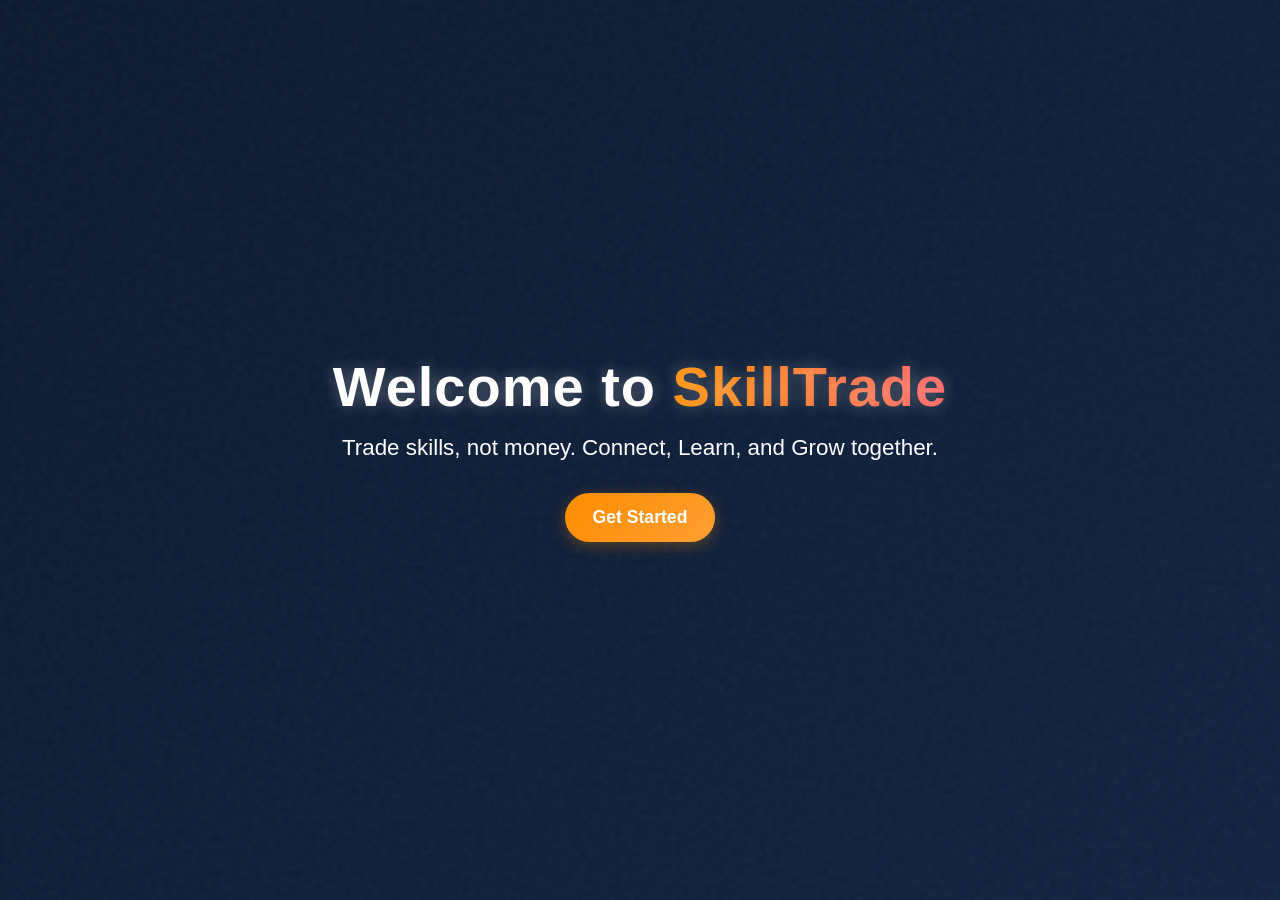
<file: index.html>
<!DOCTYPE html>
<html lang="en">
<head>
    <meta charset="UTF-8">
    <meta name="viewport" content="width=device-width, initial-scale=1.0">
    <title>SkillAce - Trade Skills, Not Money</title>
    <link rel="stylesheet" href="styles.css">
</head>
<body>
    <div class="background-wrapper">
        <div class="gradient-overlay"></div>
        <div class="noise-overlay"></div>
    </div>
    
    <div class="container">
        <div class="content-wrapper">
            <h1 class="title">Welcome to <span class="highlight">SkillTrade</span></h1>
            <p class="tagline">Trade skills, not money. Connect, Learn, and Grow together.</p>
            <a href="../login/signup.html" class="btn">
                <span class="btn-text">Get Started</span>
                <span class="btn-shine"></span>
            </a>
        </div>
    </div>
    
    <div id="floating-container"></div>
    <div id="mouse-trail"></div>
    
    <script src="script.js"></script>
</body>
</html>
</file>
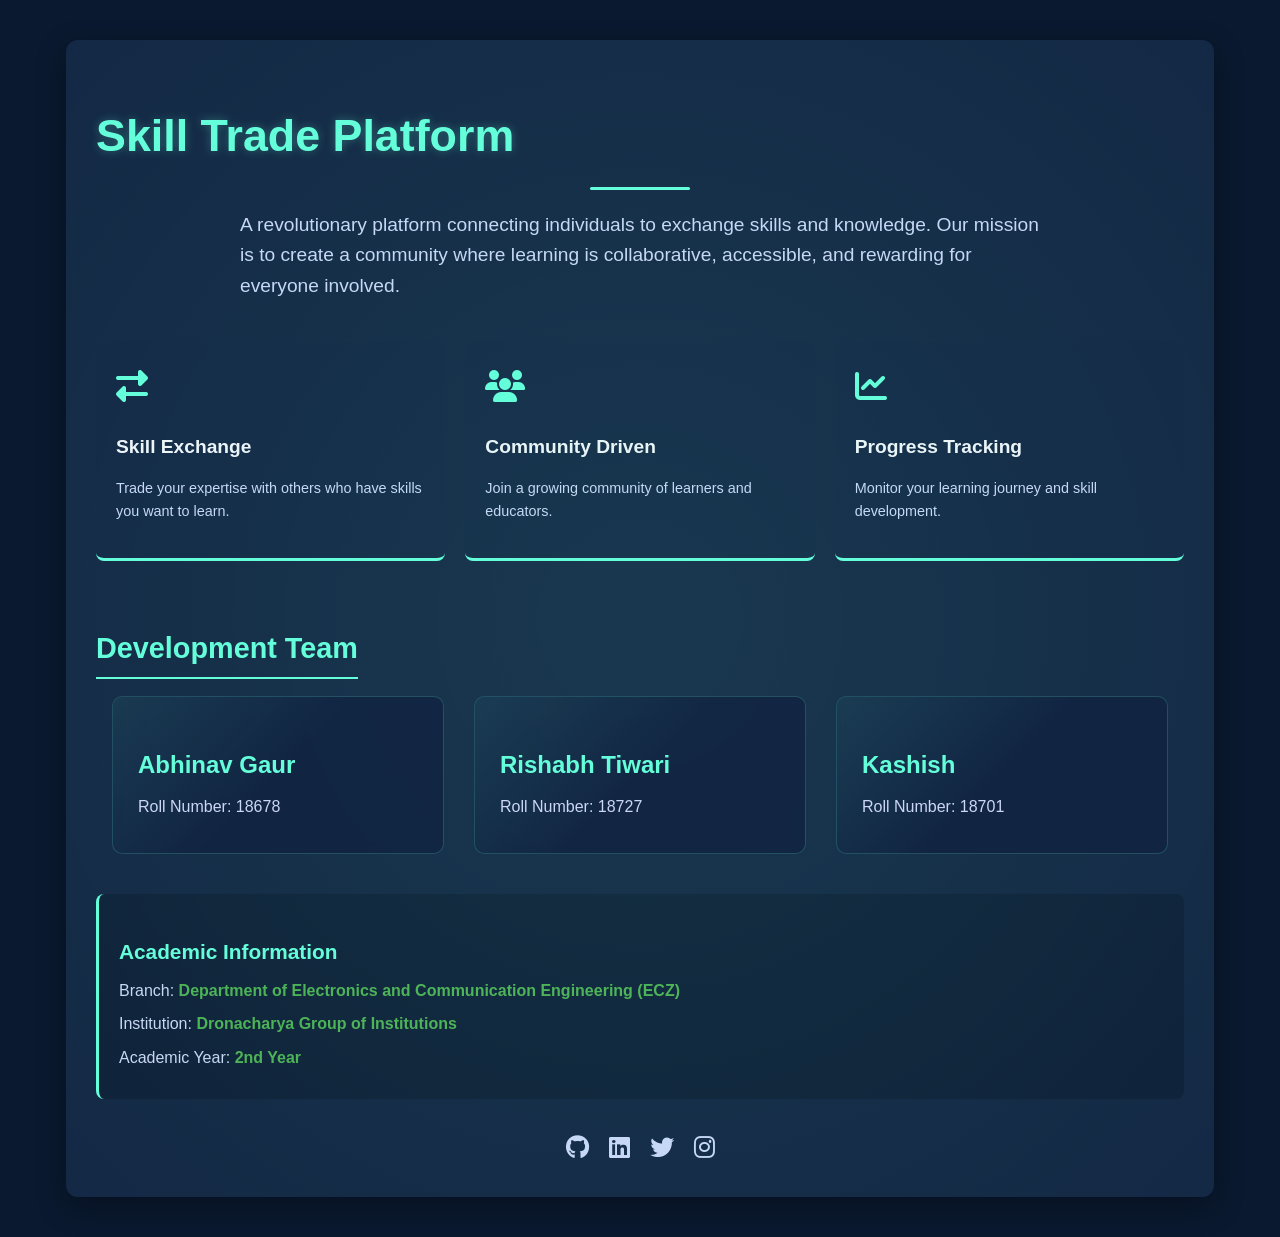
<file: homepage/aboutus.html>
<!DOCTYPE html>
<html lang="en">
<head>
    <meta charset="UTF-8">
    <meta name="viewport" content="width=device-width, initial-scale=1.0">
    <title>Skill Trade Platform | Team</title>
    <link rel="stylesheet" href="https://cdnjs.cloudflare.com/ajax/libs/font-awesome/6.4.0/css/all.min.css">
    <style>
        :root {
            --primary: #0a192f;
            --secondary: #112240;
            --accent: #64ffda;
            --text-primary: #f4f4f9;
            --text-secondary: #ccd6f6;
            --highlight: #4CAF50;
        }
        
        body {
            font-family: 'Segoe UI', Tahoma, Geneva, Verdana, sans-serif;
            background-color: var(--primary);
            margin: 0;
            padding: 0;
            color: var(--text-primary);
            line-height: 1.6;
        }

        .container {
            width: 85%;
            max-width: 1200px;
            margin: 40px auto;
            padding: 30px;
            background-color: var(--secondary);
            box-shadow: 0 10px 30px rgba(0, 0, 0, 0.3);
            border-radius: 12px;
            position: relative;
            overflow: hidden;
        }

        .container::before {
            content: '';
            position: absolute;
            top: -50%;
            left: -50%;
            width: 200%;
            height: 200%;
            background: radial-gradient(circle, rgba(100,255,218,0.1) 0%, rgba(100,255,218,0) 70%);
            z-index: 0;
        }

        h1 {
            color: var(--accent);
            font-size: 2.8em;
            margin-bottom: 20px;
            position: relative;
            text-shadow: 0 0 10px rgba(100, 255, 218, 0.3);
        }

        h1::after {
            content: '';
            display: block;
            width: 100px;
            height: 3px;
            background: var(--accent);
            margin: 15px auto;
            border-radius: 3px;
        }

        .platform-description {
            font-size: 1.2em;
            color: var(--text-secondary);
            margin-bottom: 40px;
            max-width: 800px;
            margin-left: auto;
            margin-right: auto;
        }

        .team-section {
            margin: 40px 0;
        }

        .section-title {
            color: var(--accent);
            font-size: 1.8em;
            margin-bottom: 25px;
            position: relative;
            display: inline-block;
        }

        .section-title::after {
            content: '';
            position: absolute;
            bottom: -8px;
            left: 0;
            width: 100%;
            height: 2px;
            background: var(--accent);
        }

        .contributors {
            display: flex;
            flex-wrap: wrap;
            justify-content: center;
            gap: 30px;
            list-style-type: none;
            padding: 0;
            margin: 0;
        }

        .contributor-card {
            background: rgba(17, 34, 64, 0.7);
            border: 1px solid rgba(100, 255, 218, 0.2);
            border-radius: 10px;
            padding: 25px;
            width: 280px;
            transition: all 0.3s ease;
            position: relative;
            overflow: hidden;
            backdrop-filter: blur(5px);
        }

        .contributor-card:hover {
            transform: translateY(-10px);
            box-shadow: 0 15px 30px rgba(0, 0, 0, 0.4);
            border-color: var(--accent);
        }

        .contributor-card::before {
            content: '';
            position: absolute;
            top: 0;
            left: 0;
            width: 100%;
            height: 100%;
            background: linear-gradient(135deg, rgba(100,255,218,0.1) 0%, rgba(100,255,218,0) 50%);
            z-index: -1;
        }

        .contributor-name {
            color: var(--accent);
            font-size: 1.5em;
            margin-bottom: 10px;
            font-weight: 600;
        }

        .contributor-details {
            color: var(--text-secondary);
            font-size: 1em;
            margin: 8px 0;
        }

        .branch-info {
            background: rgba(10, 25, 47, 0.7);
            padding: 20px;
            border-radius: 8px;
            margin-top: 40px;
            border-left: 3px solid var(--accent);
        }

        .branch-title {
            color: var(--accent);
            font-size: 1.3em;
            margin-bottom: 10px;
        }

        .branch-name {
            color: var(--highlight);
            font-weight: 600;
        }

        .social-links {
            display: flex;
            justify-content: center;
            gap: 20px;
            margin-top: 30px;
        }

        .social-link {
            color: var(--text-secondary);
            font-size: 1.5em;
            transition: color 0.3s ease;
        }

        .social-link:hover {
            color: var(--accent);
        }

        .platform-features {
            display: grid;
            grid-template-columns: repeat(auto-fit, minmax(250px, 1fr));
            gap: 20px;
            margin: 40px 0;
        }

        .feature-card {
            background: rgba(17, 34, 64, 0.7);
            padding: 20px;
            border-radius: 8px;
            border-bottom: 3px solid var(--accent);
        }

        .feature-icon {
            color: var(--accent);
            font-size: 2em;
            margin-bottom: 15px;
        }

        .feature-title {
            color: var(--text-primary);
            font-size: 1.2em;
            margin-bottom: 10px;
        }

        .feature-desc {
            color: var(--text-secondary);
            font-size: 0.9em;
        }

        @media (max-width: 768px) {
            .container {
                width: 90%;
                padding: 20px;
            }
            
            .contributors {
                flex-direction: column;
                align-items: center;
            }
            
            .contributor-card {
                width: 100%;
            }
        }
    </style>
</head>
<body>
    <div class="container">
        <h1>Skill Trade Platform</h1>
        
        <p class="platform-description">
            A revolutionary platform connecting individuals to exchange skills and knowledge. 
            Our mission is to create a community where learning is collaborative, accessible, 
            and rewarding for everyone involved.
        </p>
        
        <div class="platform-features">
            <div class="feature-card">
                <div class="feature-icon">
                    <i class="fas fa-exchange-alt"></i>
                </div>
                <h3 class="feature-title">Skill Exchange</h3>
                <p class="feature-desc">Trade your expertise with others who have skills you want to learn.</p>
            </div>
            
            <div class="feature-card">
                <div class="feature-icon">
                    <i class="fas fa-users"></i>
                </div>
                <h3 class="feature-title">Community Driven</h3>
                <p class="feature-desc">Join a growing community of learners and educators.</p>
            </div>
            
            <div class="feature-card">
                <div class="feature-icon">
                    <i class="fas fa-chart-line"></i>
                </div>
                <h3 class="feature-title">Progress Tracking</h3>
                <p class="feature-desc">Monitor your learning journey and skill development.</p>
            </div>
        </div>
        
        <div class="team-section">
            <h2 class="section-title">Development Team</h2>
            
            <ul class="contributors">
                <li class="contributor-card">
                    <h3 class="contributor-name">Abhinav Gaur</h3>
                    <p class="contributor-details">Roll Number: 18678 </p>
                    
                </li>
                
                <li class="contributor-card">
                    <h3 class="contributor-name">Rishabh Tiwari</h3>
                    <p class="contributor-details">Roll Number: 18727</p>
                    
                </li>
                
                <li class="contributor-card">
                    <h3 class="contributor-name">Kashish</h3>
                    <p class="contributor-details">Roll Number: 18701</p>
                    
                </li>
            </ul>
        </div>
        
        <div class="branch-info">
            <h3 class="branch-title">Academic Information</h3>
            <p class="contributor-details">Branch: <span class="branch-name">Department of Electronics and Communication Engineering (ECZ)</span></p>
            <p class="contributor-details">Institution: <span class="branch-name">Dronacharya Group of Institutions</span></p>
            <p class="contributor-details">Academic Year: <span class="branch-name">2nd Year</span></p>
        </div>
        
        <div class="social-links">
            <a href="#" class="social-link"><i class="fab fa-github"></i></a>
            <a href="#" class="social-link"><i class="fab fa-linkedin"></i></a>
            <a href="#" class="social-link"><i class="fab fa-twitter"></i></a>
            <a href="#" class="social-link"><i class="fab fa-instagram"></i></a>
        </div>
    </div>
</body>
</html>
</file>
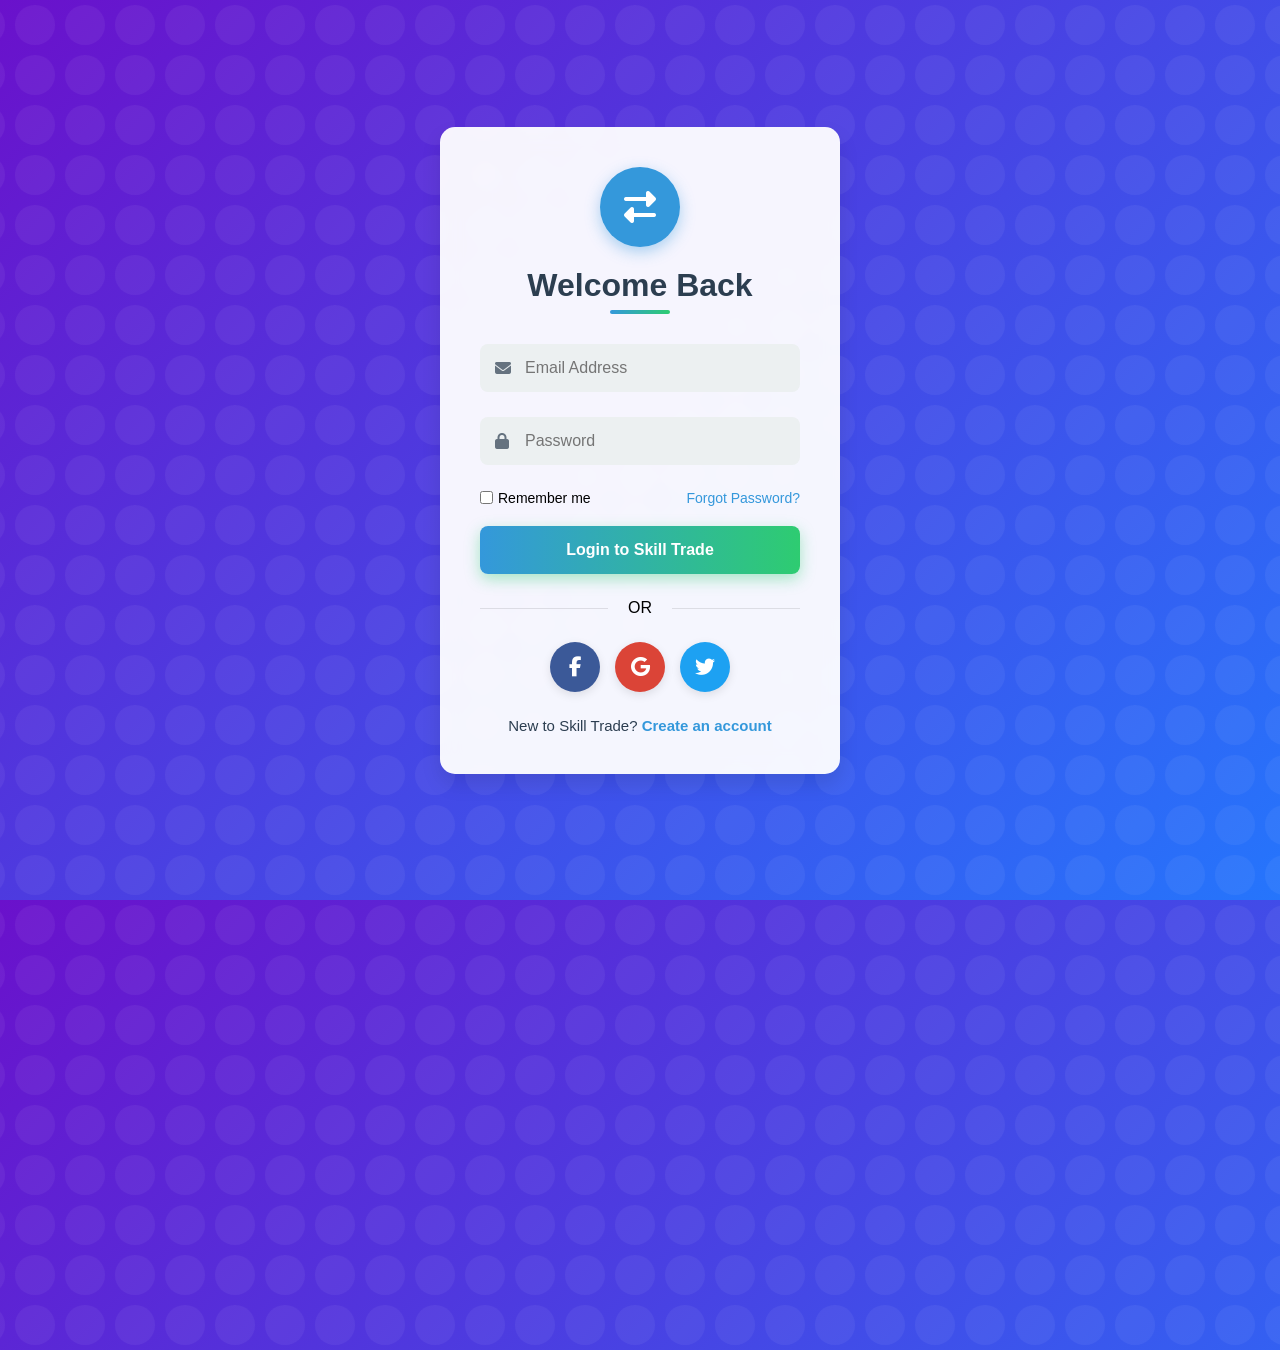
<file: login/login.html>
<!DOCTYPE html>
<html lang="en">
<head>
    <meta charset="UTF-8">
    <meta name="viewport" content="width=device-width, initial-scale=1.0">
    <title>Login | Skill Trade</title>
    <link rel="stylesheet" href="https://cdnjs.cloudflare.com/ajax/libs/font-awesome/6.4.0/css/all.min.css">
    <style>
        :root {
            --primary-color: #3498db;
            --secondary-color: #2ecc71;
            --error-color: #e74c3c;
            --dark-color: #2c3e50;
            --light-color: #ecf0f1;
            --box-shadow: 0 10px 20px rgba(0, 0, 0, 0.1);
        }

        * {
            margin: 0;
            padding: 0;
            box-sizing: border-box;
            font-family: 'Segoe UI', Tahoma, Geneva, Verdana, sans-serif;
            transition: all 0.3s ease;
        }

        body {
            background: linear-gradient(135deg, #6a11cb 0%, #2575fc 100%);
            height: 100vh;
            display: flex;
            align-items: center;
            justify-content: center;
            overflow: hidden;
            position: relative;
        }

        body::before {
            content: '';
            position: absolute;
            width: 200%;
            height: 200%;
            background: url('data:image/svg+xml;utf8,<svg xmlns="http://www.w3.org/2000/svg" viewBox="0 0 100 100"><circle cx="50" cy="50" r="40" fill="white" fill-opacity="0.05"/></svg>');
            background-size: 50px 50px;
            top: -50%;
            left: -50%;
            z-index: 0;
            animation: backgroundAnimation 60s linear infinite;
        }

        @keyframes backgroundAnimation {
            0% {
                transform: translateX(0) translateY(0) rotate(0deg);
            }
            100% {
                transform: translateX(100px) translateY(100px) rotate(360deg);
            }
        }

        .container {
            background-color: rgba(255, 255, 255, 0.95);
            width: 400px;
            padding: 40px;
            border-radius: 15px;
            box-shadow: var(--box-shadow);
            position: relative;
            z-index: 1;
            backdrop-filter: blur(10px);
        }

        h2 {
            color: var(--dark-color);
            text-align: center;
            margin-bottom: 30px;
            font-size: 32px;
            position: relative;
            padding-bottom: 10px;
        }

        h2::after {
            content: '';
            position: absolute;
            bottom: 0;
            left: 50%;
            transform: translateX(-50%);
            width: 60px;
            height: 4px;
            background: linear-gradient(90deg, var(--primary-color), var(--secondary-color));
            border-radius: 2px;
        }

        .logo {
            display: block;
            width: 80px;
            height: 80px;
            margin: 0 auto 20px;
            background-color: var(--primary-color);
            border-radius: 50%;
            display: flex;
            align-items: center;
            justify-content: center;
            color: white;
            font-size: 32px;
            box-shadow: 0 5px 15px rgba(52, 152, 219, 0.4);
        }

        .input-group {
            position: relative;
            margin-bottom: 25px;
        }

        .input-group input {
            width: 100%;
            padding: 15px 15px 15px 45px;
            border: none;
            background-color: var(--light-color);
            border-radius: 8px;
            font-size: 16px;
            outline: none;
            color: var(--dark-color);
        }

        .input-group input:focus {
            box-shadow: 0 0 0 2px var(--primary-color);
        }

        .input-group i {
            position: absolute;
            left: 15px;
            top: 50%;
            transform: translateY(-50%);
            color: var(--dark-color);
            opacity: 0.7;
        }

        .error-message {
            color: var(--error-color);
            font-size: 14px;
            margin-top: 5px;
            display: none;
        }

        .login-button {
            display: block;
            width: 100%;
            padding: 15px;
            background: linear-gradient(90deg, var(--primary-color), var(--secondary-color));
            border: none;
            border-radius: 8px;
            color: white;
            font-size: 16px;
            font-weight: bold;
            cursor: pointer;
            box-shadow: 0 5px 15px rgba(46, 204, 113, 0.4);
            position: relative;
            overflow: hidden;
            text-align: center;
            text-decoration: none;
        }

        .login-button::before {
            content: '';
            position: absolute;
            top: 0;
            left: -100%;
            width: 100%;
            height: 100%;
            background: linear-gradient(90deg, transparent, rgba(255, 255, 255, 0.2), transparent);
            transition: all 0.6s;
        }

        .login-button:hover::before {
            left: 100%;
        }

        .login-button:active {
            transform: translateY(2px);
            box-shadow: 0 2px 5px rgba(46, 204, 113, 0.4);
        }

        .options {
            display: flex;
            justify-content: space-between;
            align-items: center;
            margin: 20px 0;
            font-size: 14px;
        }

        .remember-me {
            display: flex;
            align-items: center;
        }

        .remember-me input {
            margin-right: 5px;
        }

        .forgot-password a {
            color: var(--primary-color);
            text-decoration: none;
        }

        .forgot-password a:hover {
            text-decoration: underline;
        }

        .divider {
            position: relative;
            text-align: center;
            margin: 25px 0;
        }

        .divider::before {
            content: '';
            position: absolute;
            left: 0;
            top: 50%;
            width: 40%;
            height: 1px;
            background-color: rgba(0, 0, 0, 0.1);
        }

        .divider::after {
            content: '';
            position: absolute;
            right: 0;
            top: 50%;
            width: 40%;
            height: 1px;
            background-color: rgba(0, 0, 0, 0.1);
        }

        .social-login {
            display: flex;
            justify-content: center;
            gap: 15px;
            margin-bottom: 25px;
        }

        .social-btn {
            width: 50px;
            height: 50px;
            border-radius: 50%;
            display: flex;
            align-items: center;
            justify-content: center;
            font-size: 20px;
            color: white;
            cursor: pointer;
            box-shadow: 0 3px 10px rgba(0, 0, 0, 0.1);
        }

        .facebook {
            background-color: #3b5998;
        }

        .google {
            background-color: #db4437;
        }

        .twitter {
            background-color: #1da1f2;
        }

        .signup-link {
            text-align: center;
            margin-top: 20px;
            font-size: 15px;
            color: var(--dark-color);
        }

        .signup-link a {
            color: var(--primary-color);
            text-decoration: none;
            font-weight: bold;
        }

        .signup-link a:hover {
            text-decoration: underline;
        }

        /* Responsive styles */
        @media (max-width: 480px) {
            .container {
                width: 90%;
                padding: 30px 20px;
            }

            h2 {
                font-size: 24px;
            }

            .logo {
                width: 60px;
                height: 60px;
                font-size: 24px;
            }
        }

        /* Animation for invalid inputs */
        .shake {
            animation: shake 0.5s linear;
        }

        @keyframes shake {
            0%, 100% {
                transform: translateX(0);
            }
            20%, 60% {
                transform: translateX(-5px);
            }
            40%, 80% {
                transform: translateX(5px);
            }
        }

        /* Loading animation */
        .loader {
            display: none;
            width: 20px;
            height: 20px;
            border: 3px solid rgba(255, 255, 255, 0.3);
            border-radius: 50%;
            border-top-color: white;
            animation: spin 1s ease-in-out infinite;
            position: absolute;
            top: 50%;
            left: 50%;
            transform: translate(-50%, -50%);
        }

        @keyframes spin {
            to {
                transform: translate(-50%, -50%) rotate(360deg);
            }
        }
    </style>
</head>
<body>
    <div class="container">
        <div class="logo">
            <i class="fas fa-exchange-alt"></i>
        </div>
        <h2>Welcome Back</h2>
        <form id="loginForm">
            <div class="input-group">
                <i class="fas fa-envelope"></i>
                <input type="email" id="loginEmail" placeholder="Email Address" required>
                <div class="error-message" id="emailError"></div>
            </div>
            <div class="input-group">
                <i class="fas fa-lock"></i>
                <input type="password" id="loginPassword" placeholder="Password" required>
                <div class="error-message" id="passwordError"></div>
            </div>
            <div class="options">
                <div class="remember-me">
                    <input type="checkbox" id="remember">
                    <label for="remember">Remember me</label>
                </div>
                <div class="forgot-password">
                    <a href="#">Forgot Password?</a>
                </div>
            </div>
            <button type="submit" class="login-button">
                <span>Login to Skill Trade</span>
                <div class="loader"></div>
            </button>
        </form>
        <div class="divider">OR</div>
        <div class="social-login">
            <div class="social-btn facebook">
                <i class="fab fa-facebook-f"></i>
            </div>
            <div class="social-btn google">
                <i class="fab fa-google"></i>
            </div>
            <div class="social-btn twitter">
                <i class="fab fa-twitter"></i>
            </div>
        </div>
        <div class="signup-link">
            New to Skill Trade? <a href="signup.html">Create an account</a>
        </div>
    </div>

    <script>
        document.addEventListener('DOMContentLoaded', function() {
            const loginForm = document.getElementById('loginForm');
            const emailInput = document.getElementById('loginEmail');
            const passwordInput = document.getElementById('loginPassword');
            const loginButton = document.querySelector('.login-button');
            const buttonText = loginButton.querySelector('span');
            const loader = loginButton.querySelector('.loader');
            const emailError = document.getElementById('emailError');
            const passwordError = document.getElementById('passwordError');
            const rememberCheckbox = document.getElementById('remember');

            // Check if there are saved credentials
            if (localStorage.getItem('rememberMe') === 'true') {
                const savedEmail = localStorage.getItem('email');
                const savedPassword = localStorage.getItem('password');
                if (savedEmail) emailInput.value = savedEmail;
                if (savedPassword) passwordInput.value = savedPassword;
                rememberCheckbox.checked = true;
            }

            loginForm.addEventListener('submit', async function(e) {
                e.preventDefault();
                
                // Reset error messages
                emailError.style.display = 'none';
                passwordError.style.display = 'none';
                
                // Get values
                const email = emailInput.value;
                const password = passwordInput.value;
                const rememberMe = rememberCheckbox.checked;
                
                // Validation
                let isValid = true;
                
                if (!email.match(/^[^\s@]+@[^\s@]+\.[^\s@]+$/)) {
                    emailError.textContent = 'Please enter a valid email address';
                    emailError.style.display = 'block';
                    emailInput.classList.add('shake');
                    setTimeout(() => emailInput.classList.remove('shake'), 500);
                    isValid = false;
                }
                
                if (password.length < 6) {
                    passwordError.textContent = 'Password must be at least 6 characters';
                    passwordError.style.display = 'block';
                    passwordInput.classList.add('shake');
                    setTimeout(() => passwordInput.classList.remove('shake'), 500);
                    isValid = false;
                }
                
                if (!isValid) return;
                
                // Show loading state
                buttonText.style.opacity = '0';
                loader.style.display = 'block';
                loginButton.disabled = true;
                
                try {
                    const response = await fetch('http://localhost:5000/api/v1/auth/login', {
                        method: 'POST',
                        headers: {
                            'Content-Type': 'application/json',
                        },
                        body: JSON.stringify({
                            email,
                            password
                        }),
                    });
                    
                    const data = await response.json();
                    
                    if (response.ok) {
                        // Save credentials if "Remember me" is checked
                        if (rememberMe) {
                            localStorage.setItem('rememberMe', 'true');
                            localStorage.setItem('email', email);
                            localStorage.setItem('password', password);
                        } else {
                            localStorage.removeItem('rememberMe');
                            localStorage.removeItem('email');
                            localStorage.removeItem('password');
                        }
                        
                        // Store the token in localStorage
                        localStorage.setItem('token', data.token);
                        
                        // Redirect to dashboard
                        window.location.href = 'dashboard.html';
                    } else {
                        // Show error message
                        passwordError.textContent = data.message || 'Login failed. Please try again.';
                        passwordError.style.display = 'block';
                        
                        // Reset button state
                        buttonText.style.opacity = '1';
                        loader.style.display = 'none';
                        loginButton.disabled = false;
                    }
                } catch (err) {
                    console.error('Login error:', err);
                    passwordError.textContent = 'An error occurred. Please try again.';
                    passwordError.style.display = 'block';
                    
                    // Reset button state
                    buttonText.style.opacity = '1';
                    loader.style.display = 'none';
                    loginButton.disabled = false;
                }
            });
            
            // Social login handlers (placeholder - you would implement these with OAuth)
            document.querySelector('.facebook').addEventListener('click', () => {
                alert('Facebook login would be implemented here');
            });
            
            document.querySelector('.google').addEventListener('click', () => {
                alert('Google login would be implemented here');
            });
            
            document.querySelector('.twitter').addEventListener('click', () => {
                alert('Twitter login would be implemented here');
            });
        });
    </script>
</body>
</html>
</file>
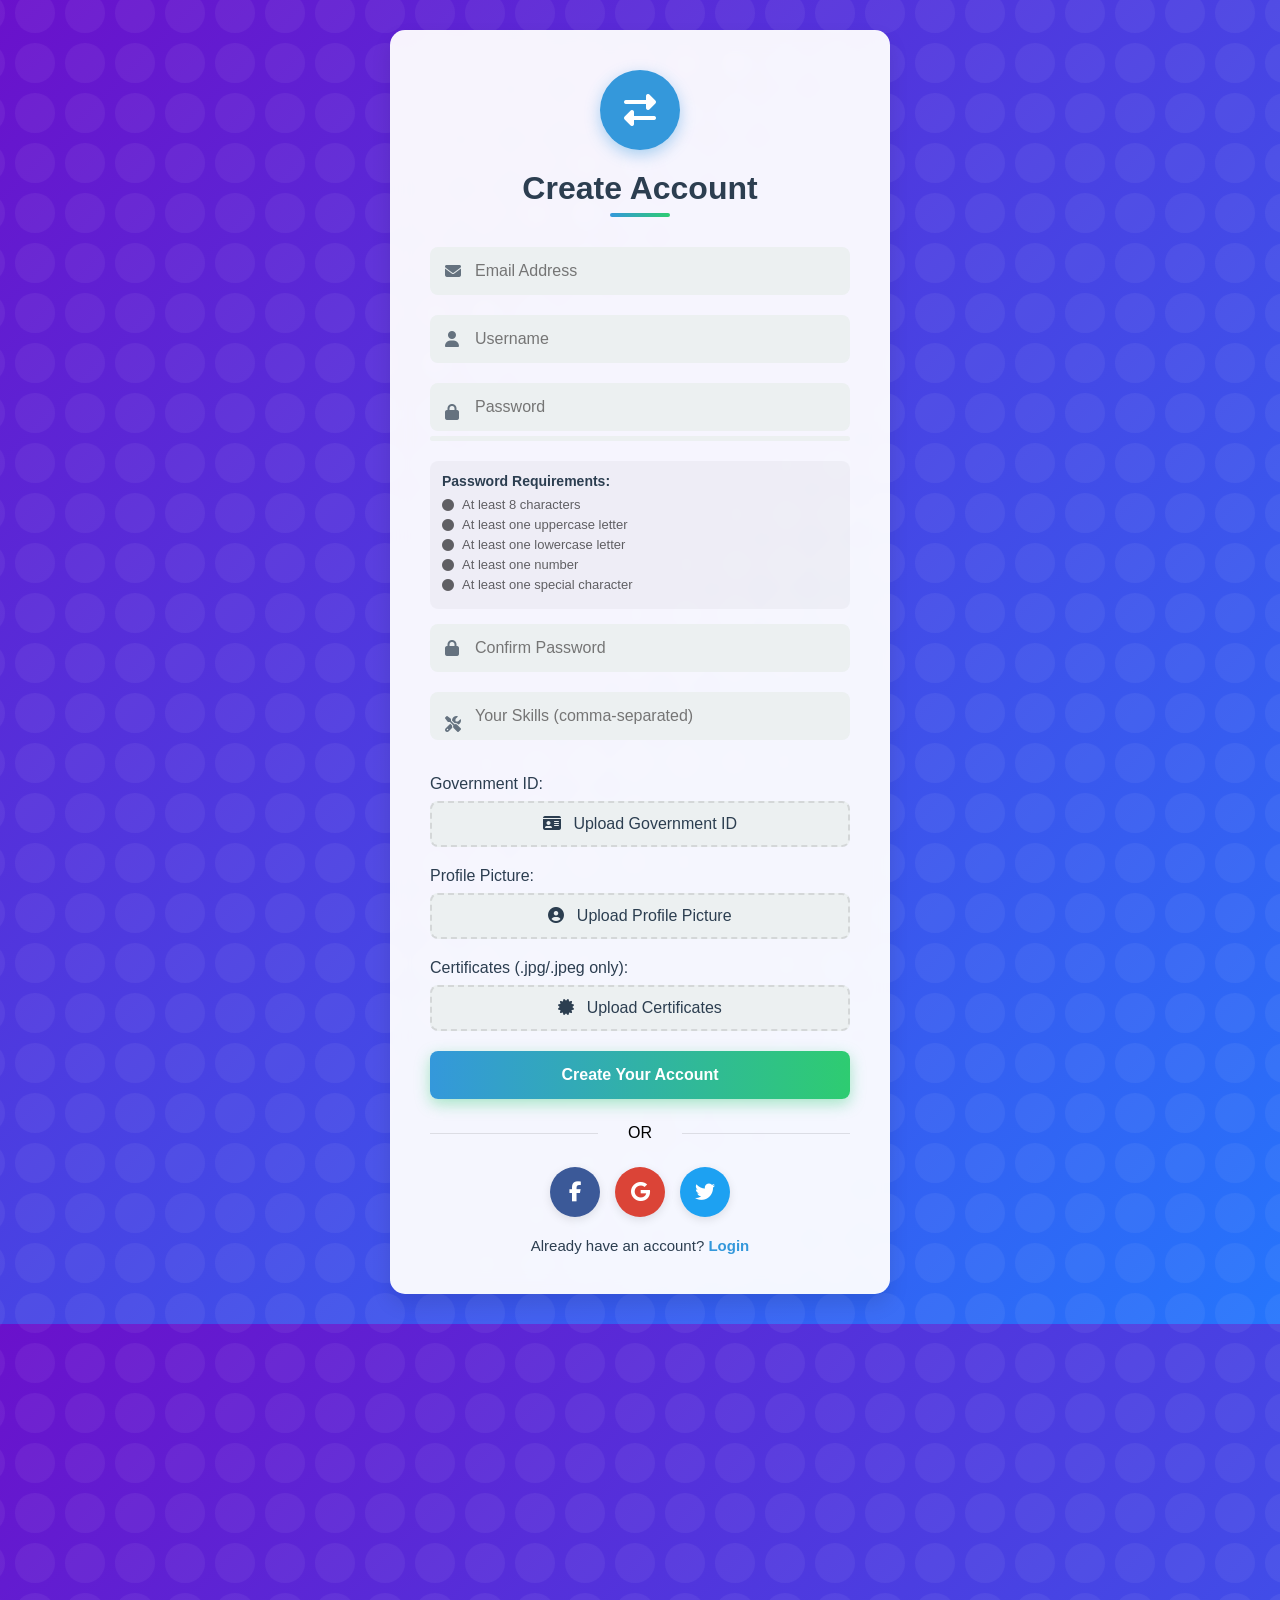
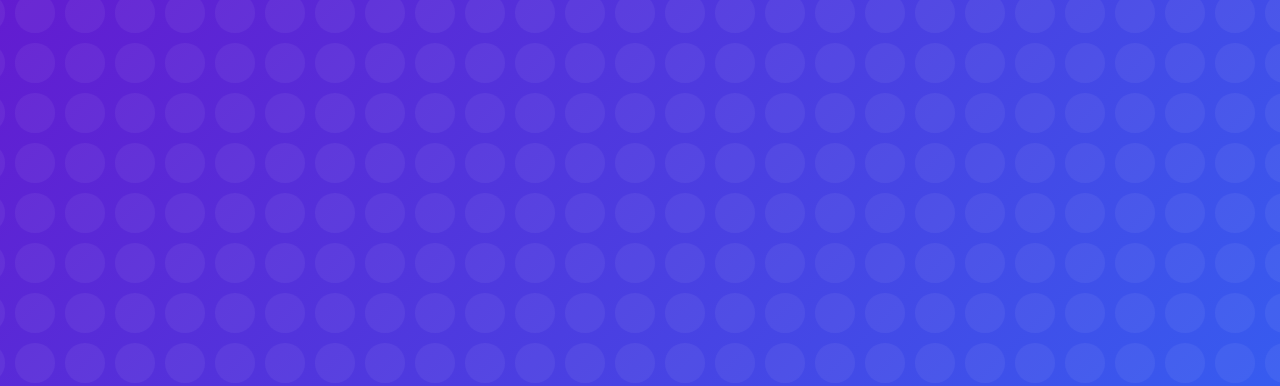
<file: login/signup.html>
<!DOCTYPE html>
<html lang="en">
  <head>
    <meta charset="UTF-8" />
    <meta name="viewport" content="width=device-width, initial-scale=1.0" />
    <title>Signup | Skill Trade</title>
    <link
      rel="stylesheet"
      href="https://cdnjs.cloudflare.com/ajax/libs/font-awesome/6.4.0/css/all.min.css"
    />
    <style>
      :root {
        --primary-color: #3498db;
        --secondary-color: #2ecc71;
        --error-color: #e74c3c;
        --dark-color: #2c3e50;
        --light-color: #ecf0f1;
        --box-shadow: 0 10px 20px rgba(0, 0, 0, 0.1);
      }

      * {
        margin: 0;
        padding: 0;
        box-sizing: border-box;
        font-family: "Segoe UI", Tahoma, Geneva, Verdana, sans-serif;
        transition: all 0.3s ease;
      }

      body {
        background: linear-gradient(135deg, #6a11cb 0%, #2575fc 100%);
        min-height: 100vh;
        display: flex;
        align-items: center;
        justify-content: center;
        padding: 30px 0;
        position: relative;
        overflow-x: hidden;
      }

      body::before {
        content: "";
        position: absolute;
        width: 200%;
        height: 200%;
        background: url('data:image/svg+xml;utf8,<svg xmlns="http://www.w3.org/2000/svg" viewBox="0 0 100 100"><circle cx="50" cy="50" r="40" fill="white" fill-opacity="0.05"/></svg>');
        background-size: 50px 50px;
        top: -50%;
        left: -50%;
        z-index: 0;
        animation: backgroundAnimation 60s linear infinite;
      }

      @keyframes backgroundAnimation {
        0% {
          transform: translateX(0) translateY(0) rotate(0deg);
        }
        100% {
          transform: translateX(100px) translateY(100px) rotate(360deg);
        }
      }

      .container {
        background-color: rgba(255, 255, 255, 0.95);
        width: 500px;
        padding: 40px;
        border-radius: 15px;
        box-shadow: var(--box-shadow);
        position: relative;
        z-index: 1;
        backdrop-filter: blur(10px);
      }

      h2 {
        color: var(--dark-color);
        text-align: center;
        margin-bottom: 30px;
        font-size: 32px;
        position: relative;
        padding-bottom: 10px;
      }

      h2::after {
        content: "";
        position: absolute;
        bottom: 0;
        left: 50%;
        transform: translateX(-50%);
        width: 60px;
        height: 4px;
        background: linear-gradient(
          90deg,
          var(--primary-color),
          var(--secondary-color)
        );
        border-radius: 2px;
      }

      .logo {
        display: block;
        width: 80px;
        height: 80px;
        margin: 0 auto 20px;
        background-color: var(--primary-color);
        border-radius: 50%;
        display: flex;
        align-items: center;
        justify-content: center;
        color: white;
        font-size: 32px;
        box-shadow: 0 5px 15px rgba(52, 152, 219, 0.4);
      }

      .input-group {
        position: relative;
        margin-bottom: 20px;
      }

      .input-group input {
        width: 100%;
        padding: 15px 15px 15px 45px;
        border: none;
        background-color: var(--light-color);
        border-radius: 8px;
        font-size: 16px;
        outline: none;
        color: var(--dark-color);
      }

      .input-group input:focus {
        box-shadow: 0 0 0 2px var(--primary-color);
      }

      .input-group i {
        position: absolute;
        left: 15px;
        top: 50%;
        transform: translateY(-50%);
        color: var(--dark-color);
        opacity: 0.7;
      }

      .file-input {
        margin-bottom: 20px;
      }

      .file-input label {
        display: block;
        margin-bottom: 8px;
        color: var(--dark-color);
        font-weight: 500;
      }

      .file-input .custom-file-upload {
        display: block;
        width: 100%;
        padding: 12px 15px;
        background-color: var(--light-color);
        border-radius: 8px;
        cursor: pointer;
        text-align: center;
        font-weight: 500;
        color: var(--dark-color);
        border: 2px dashed rgba(0, 0, 0, 0.1);
        position: relative;
        overflow: hidden;
      }

      .file-input .custom-file-upload:hover {
        border-color: var(--primary-color);
        background-color: rgba(52, 152, 219, 0.05);
      }

      .file-input .custom-file-upload i {
        margin-right: 8px;
      }

      .file-input input[type="file"] {
        display: none;
      }

      .file-name {
        margin-top: 5px;
        font-size: 14px;
        color: var(--primary-color);
        text-align: center;
        white-space: nowrap;
        overflow: hidden;
        text-overflow: ellipsis;
        display: none;
      }

      .password-requirements {
        background-color: rgba(0, 0, 0, 0.03);
        padding: 12px;
        border-radius: 8px;
        margin: 15px 0;
      }

      .password-requirements h4 {
        font-size: 14px;
        margin-bottom: 8px;
        color: var(--dark-color);
      }

      .requirement-item {
        display: flex;
        align-items: center;
        margin-bottom: 5px;
        font-size: 13px;
        color: rgba(0, 0, 0, 0.6);
      }

      .requirement-item i {
        margin-right: 8px;
        font-size: 12px;
      }

      .requirement-item.valid {
        color: var(--secondary-color);
      }

      .requirement-item.invalid {
        color: var(--error-color);
      }

      .submit-btn {
        display: block;
        width: 100%;
        padding: 15px;
        background: linear-gradient(
          90deg,
          var(--primary-color),
          var(--secondary-color)
        );
        border: none;
        border-radius: 8px;
        color: white;
        font-size: 16px;
        font-weight: bold;
        cursor: pointer;
        box-shadow: 0 5px 15px rgba(46, 204, 113, 0.4);
        position: relative;
        overflow: hidden;
        margin-top: 10px;
        text-align: center;
        text-decoration: none;
      }

      .submit-btn::before {
        content: "";
        position: absolute;
        top: 0;
        left: -100%;
        width: 100%;
        height: 100%;
        background: linear-gradient(
          90deg,
          transparent,
          rgba(255, 255, 255, 0.2),
          transparent
        );
        transition: all 0.6s;
      }

      .submit-btn:hover::before {
        left: 100%;
      }

      .submit-btn:active {
        transform: translateY(2px);
        box-shadow: 0 2px 5px rgba(46, 204, 113, 0.4);
      }

      .divider {
        position: relative;
        text-align: center;
        margin: 25px 0;
      }

      .divider::before {
        content: "";
        position: absolute;
        left: 0;
        top: 50%;
        width: 40%;
        height: 1px;
        background-color: rgba(0, 0, 0, 0.1);
      }

      .divider::after {
        content: "";
        position: absolute;
        right: 0;
        top: 50%;
        width: 40%;
        height: 1px;
        background-color: rgba(0, 0, 0, 0.1);
      }

      .social-signup {
        display: flex;
        justify-content: center;
        gap: 15px;
        margin-bottom: 20px;
      }

      .social-btn {
        width: 50px;
        height: 50px;
        border-radius: 50%;
        display: flex;
        align-items: center;
        justify-content: center;
        font-size: 20px;
        color: white;
        cursor: pointer;
        box-shadow: 0 3px 10px rgba(0, 0, 0, 0.1);
      }

      .facebook {
        background-color: #3b5998;
      }

      .google {
        background-color: #db4437;
      }

      .twitter {
        background-color: #1da1f2;
      }

      .login-link {
        text-align: center;
        margin-top: 20px;
        font-size: 15px;
        color: var(--dark-color);
      }

      .login-link a {
        color: var(--primary-color);
        text-decoration: none;
        font-weight: bold;
      }

      .login-link a:hover {
        text-decoration: underline;
      }

      .progress {
        height: 5px;
        margin-top: 5px;
        overflow: hidden;
        background-color: var(--light-color);
        border-radius: 10px;
        margin-bottom: 10px;
      }

      .progress-bar {
        height: 100%;
        width: 0%;
        background: linear-gradient(90deg, #ff6b6b, #feca57, #1dd1a1);
        border-radius: 10px;
        transition: width 0.3s ease;
      }

      .tag-container {
        display: flex;
        flex-wrap: wrap;
        padding: 5px;
        margin-top: 5px;
        gap: 5px;
      }

      .tag {
        background-color: var(--primary-color);
        color: white;
        padding: 5px 10px;
        border-radius: 20px;
        font-size: 14px;
        display: flex;
        align-items: center;
      }

      .tag i {
        margin-left: 5px;
        cursor: pointer;
      }

      .error-message {
        color: var(--error-color);
        font-size: 14px;
        margin-top: 5px;
        display: none;
      }

      /* Animation for invalid inputs */
      .shake {
        animation: shake 0.5s linear;
      }

      @keyframes shake {
        0%,
        100% {
          transform: translateX(0);
        }
        20%,
        60% {
          transform: translateX(-5px);
        }
        40%,
        80% {
          transform: translateX(5px);
        }
      }

      /* Loading animation */
      .loader {
        display: none;
        width: 20px;
        height: 20px;
        border: 3px solid rgba(255, 255, 255, 0.3);
        border-radius: 50%;
        border-top-color: white;
        animation: spin 1s ease-in-out infinite;
        position: absolute;
        top: 50%;
        left: 50%;
        transform: translate(-50%, -50%);
      }

      @keyframes spin {
        to {
          transform: translate(-50%, -50%) rotate(360deg);
        }
      }

      /* Responsive styles */
      @media (max-width: 550px) {
        .container {
          width: 90%;
          padding: 30px 20px;
        }

        h2 {
          font-size: 24px;
        }

        .logo {
          width: 60px;
          height: 60px;
          font-size: 24px;
        }
      }
    </style>
  </head>
  <body>
    <div class="container">
        <div class="logo">
            <i class="fas fa-exchange-alt"></i>
        </div>
        <h2>Create Account</h2>
        <form id="signupForm">
            <div class="input-group">
                <i class="fas fa-envelope"></i>
                <input type="email" id="email" placeholder="Email Address" required>
                <div class="error-message" id="emailError"></div>
            </div>
            
            <div class="input-group">
                <i class="fas fa-user"></i>
                <input type="text" id="username" placeholder="Username" required>
                <div class="error-message" id="usernameError"></div>
            </div>
            
            <div class="input-group">
                <i class="fas fa-lock"></i>
                <input type="password" id="password" placeholder="Password" required>
                <div class="progress">
                    <div class="progress-bar" id="passwordStrength"></div>
                </div>
            </div>
            
            <div class="password-requirements">
                <h4>Password Requirements:</h4>
                <div class="requirement-item" id="req-length">
                    <i class="fas fa-circle"></i> At least 8 characters
                </div>
                <div class="requirement-item" id="req-uppercase">
                    <i class="fas fa-circle"></i> At least one uppercase letter
                </div>
                <div class="requirement-item" id="req-lowercase">
                    <i class="fas fa-circle"></i> At least one lowercase letter
                </div>
                <div class="requirement-item" id="req-number">
                    <i class="fas fa-circle"></i> At least one number
                </div>
                <div class="requirement-item" id="req-special">
                    <i class="fas fa-circle"></i> At least one special character
                </div>
            </div>
            
            <div class="input-group">
                <i class="fas fa-lock"></i>
                <input type="password" id="confirmPassword" placeholder="Confirm Password" required>
                <div class="error-message" id="confirmPasswordError"></div>
            </div>
            
            <div class="input-group">
                <i class="fas fa-tools"></i>
                <input type="text" id="skills" placeholder="Your Skills (comma-separated)">
<input type="hidden" id="skillsHidden" name="skills" required>
                <div class="tag-container" id="skillTags"></div>
            </div>
            
            <div class="file-input">
                <label>Government ID:</label>
                <label for="govId" class="custom-file-upload">
                    <i class="fas fa-id-card"></i> Upload Government ID
                </label>
                <input type="file" id="govId" accept="image/*,.pdf" required>
                <div class="file-name" id="govIdFileName"></div>
            </div>
            
            <div class="file-input">
                <label>Profile Picture:</label>
                <label for="profilePic" class="custom-file-upload">
                    <i class="fas fa-user-circle"></i> Upload Profile Picture
                </label>
                <input type="file" id="profilePic" accept="image/*" required>
                <div class="file-name" id="profilePicFileName"></div>
            </div>
            
            <div class="file-input">
                <label>Certificates (.jpg/.jpeg only):</label>
                <label for="certificates" class="custom-file-upload">
                    <i class="fas fa-certificate"></i> Upload Certificates
                </label>
                <input type="file" id="certificates" accept="image/jpeg,image/jpg" multiple>
                <div class="file-name" id="certificatesFileName"></div>
            </div>
            
            <button type="submit" class="submit-btn" id="submitBtn">
                <span>Create Your Account</span>
                <div class="loader"></div>
            </button>
        </form>
        
        <div class="divider">OR</div>
        
        <div class="social-signup">
            <div class="social-btn facebook">
                <i class="fab fa-facebook-f"></i>
            </div>
            <div class="social-btn google">
                <i class="fab fa-google"></i>
            </div>
            <div class="social-btn twitter">
                <i class="fab fa-twitter"></i>
            </div>
        </div>
        
        <div class="login-link">
            Already have an account? <a href="login.html">Login</a>
        </div>
    </div>

    <script>
      document.addEventListener('DOMContentLoaded', function () {
    const form = document.getElementById('signupForm');
    const emailInput = document.getElementById('email');
    const usernameInput = document.getElementById('username');
    const passwordInput = document.getElementById('password');
    const confirmPasswordInput = document.getElementById('confirmPassword');
    const skillsInput = document.getElementById('skills');
    const skillTags = document.getElementById('skillTags');
    const certificatesInput = document.getElementById('certificates');
    const certificatesFileName = document.getElementById('certificatesFileName');
    const passwordStrength = document.getElementById('passwordStrength');
    const submitBtn = document.getElementById('submitBtn');

    // Password requirements
    const reqLength = document.getElementById('req-length');
    const reqUppercase = document.getElementById('req-uppercase');
    const reqLowercase = document.getElementById('req-lowercase');
    const reqNumber = document.getElementById('req-number');
    const reqSpecial = document.getElementById('req-special');

    // Error messages
    const emailError = document.getElementById('emailError');
    const usernameError = document.getElementById('usernameError');
    const confirmPasswordError = document.getElementById('confirmPasswordError');

    // Skill tag creation
    skillsInput.addEventListener('keydown', function (e) {
        if (e.key === 'Enter' || e.key === ',') {
            e.preventDefault();
            addSkillTag();
        }
    });

    skillsInput.addEventListener('blur', addSkillTag);

    function addSkillTag() {
        const skill = skillsInput.value.trim();
        if (skill) {
            const skills = skill.split(',');
            skills.forEach(s => {
                const trimmed = s.trim();
                if (trimmed) {
                    const tag = document.createElement('div');
                    tag.className = 'tag';
                    tag.innerHTML = `${trimmed} <i class="fas fa-times"></i>`;
                    tag.querySelector('i').addEventListener('click', () => tag.remove());
                    skillTags.appendChild(tag);
                }
            });
            skillsInput.value = '';
        }
    }

    // Certificate file name display
    certificatesInput.addEventListener('change', function () {
        if (this.files.length > 0) {
            certificatesFileName.textContent = this.files.length === 1 ? this.files[0].name : `${this.files.length} files selected`;
            certificatesFileName.style.display = 'block';
        } else {
            certificatesFileName.style.display = 'none';
        }
    });

    // Password strength checker
    passwordInput.addEventListener('input', function () {
        const password = this.value;
        const hasLength = password.length >= 8;
        const hasUppercase = /[A-Z]/.test(password);
        const hasLowercase = /[a-z]/.test(password);
        const hasNumber = /[0-9]/.test(password);
        const hasSpecial = /[^A-Za-z0-9]/.test(password);

        updateRequirement(reqLength, hasLength);
        updateRequirement(reqUppercase, hasUppercase);
        updateRequirement(reqLowercase, hasLowercase);
        updateRequirement(reqNumber, hasNumber);
        updateRequirement(reqSpecial, hasSpecial);

        const strength = [hasLength, hasUppercase, hasLowercase, hasNumber, hasSpecial].filter(Boolean).length * 20;
        passwordStrength.style.width = `${strength}%`;
        passwordStrength.style.background = strength <= 40 ? '#ff6b6b' : strength <= 80 ? '#feca57' : '#1dd1a1';
    });

    function updateRequirement(element, isValid) {
        element.classList.toggle('valid', isValid);
        element.classList.toggle('invalid', !isValid);
        element.querySelector('i').className = isValid ? 'fas fa-check-circle' : 'fas fa-times-circle';
    }

    // Form submission handler
    form.addEventListener('submit', async function (e) {
        e.preventDefault();

        emailError.style.display = 'none';
        usernameError.style.display = 'none';
        confirmPasswordError.style.display = 'none';

        let isValid = true;

        if (!emailInput.value.match(/^[^\s@]+@[^\s@]+\.[^\s@]+$/)) {
            emailError.textContent = 'Please enter a valid email address';
            emailError.style.display = 'block';
            isValid = false;
        }

        if (usernameInput.value.length < 3) {
            usernameError.textContent = 'Username must be at least 3 characters';
            usernameError.style.display = 'block';
            isValid = false;
        }

        if (passwordInput.value !== confirmPasswordInput.value) {
            confirmPasswordError.textContent = 'Passwords do not match';
            confirmPasswordError.style.display = 'block';
            isValid = false;
        }

        if (certificatesInput.files.length === 0) {
            alert('Please upload at least one certificate');
            isValid = false;
        } else {
            for (let i = 0; i < certificatesInput.files.length; i++) {
                const file = certificatesInput.files[i];
                const ext = file.name.split('.').pop().toLowerCase();
                if (!['jpg', 'jpeg'].includes(ext)) {
                    alert('Only .jpg or .jpeg certificates allowed');
                    isValid = false;
                    break;
                }
            }
        }

        if (!isValid) return;

        // UI loading state
        const buttonText = submitBtn.querySelector('span');
        const loader = submitBtn.querySelector('.loader');
        buttonText.style.opacity = '0';
        loader.style.display = 'block';
        submitBtn.disabled = true;

        // Get skills
        const skillsList = Array.from(document.querySelectorAll('.tag')).map(tag => tag.textContent.trim());

        const formData = new FormData();
        formData.append('email', emailInput.value);
        formData.append('username', usernameInput.value);
        formData.append('password', passwordInput.value);
        formData.append('skills', skillsList.join(','));
        for (let i = 0; i < certificatesInput.files.length; i++) {
            formData.append('certificates', certificatesInput.files[i]);
        }

        try {
            const response = await fetch('http://localhost:5500/signup', {
                method: 'POST',
                body: formData,
            });
            const data = await response.json();

            if (response.ok) {
                alert('Signup successful!');
                localStorage.setItem('user', JSON.stringify(data.user));
                window.location.href = 'homepage.html';
            } else {
                alert(data.error || 'Signup failed.');
            }
        } catch (err) {
            console.error(err);
            alert('An error occurred while signing up.');
        }

        buttonText.style.opacity = '1';
        loader.style.display = 'none';
        submitBtn.disabled = false;
    });
});

    </script>
  </body>
</html>
</file>
<file: styles.css>
:root {
    --primary-dark: #0a192f;
    --primary-light: #112240;
    --accent: #ff8c00;
    --accent-hover: #ff9f33;
    --text-primary: #ffffff;
    --text-secondary: rgba(255, 255, 255, 0.8);
}

* {
    margin: 0;
    padding: 0;
    box-sizing: border-box;
}

body {
    margin: 0;
    overflow: hidden;
    color: var(--text-primary);
    font-family: 'Segoe UI', Tahoma, Geneva, Verdana, sans-serif;
    position: relative;
    height: 100vh;
    width: 100vw;
}

.background-wrapper {
    position: fixed;
    top: 0;
    left: 0;
    width: 100%;
    height: 100%;
    z-index: -2;
}

.gradient-overlay {
    position: absolute;
    top: 0;
    left: 0;
    width: 100%;
    height: 100%;
    background: linear-gradient(135deg, var(--primary-dark), var(--primary-light));
    animation: gradientShift 15s ease infinite;
    z-index: -2;
}

.noise-overlay {
    position: absolute;
    top: 0;
    left: 0;
    width: 100%;
    height: 100%;
    opacity: 0.05;
    background-image: url("data:image/svg+xml,%3Csvg viewBox='0 0 200 200' xmlns='http://www.w3.org/2000/svg'%3E%3Cfilter id='noiseFilter'%3E%3CfeTurbulence type='fractalNoise' baseFrequency='0.65' numOctaves='3' stitchTiles='stitch'/%3E%3C/filter%3E%3Crect width='100%25' height='100%25' filter='url(%23noiseFilter)'/%3E%3C/svg%3E");
    z-index: -1;
}

.container {
    position: relative;
    width: 100vw;
    height: 100vh;
    display: flex;
    justify-content: center;
    align-items: center;
    text-align: center;
    z-index: 10;
}

.content-wrapper {
    padding: 2rem;
    transform: translateY(0);
    animation: fadeIn 1.5s ease-out;
}

.title {
    font-size: 3.5rem;
    margin-bottom: 1rem;
    text-shadow: 0 0 15px rgba(255, 255, 255, 0.3);
    letter-spacing: 1px;
    font-weight: 800;
}

.highlight {
    background: linear-gradient(to right, var(--accent), #ff5e62);
    -webkit-background-clip: text;
    background-clip: text;
    color: transparent;
    position: relative;
    display: inline-block;
}

.highlight::after {
    content: '';
    position: absolute;
    bottom: 0;
    left: 0;
    width: 100%;
    height: 4px;
    background: linear-gradient(to right, var(--accent), #ff5e62);
    transform: scaleX(0);
    transform-origin: left;
    transition: transform 0.5s ease;
}

.content-wrapper:hover .highlight::after {
    transform: scaleX(1);
}

.tagline {
    font-size: 1.4rem;
    opacity: 0.9;
    margin-bottom: 2rem;
    font-weight: 300;
    transform: translateY(0);
    animation: slideUp 1s ease-out 0.5s both;
}

.btn {
    display: inline-block;
    padding: 14px 28px;
    background: linear-gradient(135deg, var(--accent), var(--accent-hover));
    color: white;
    text-decoration: none;
    font-weight: bold;
    border-radius: 30px;
    font-size: 1.1rem;
    overflow: hidden;
    position: relative;
    transition: all 0.3s ease;
    box-shadow: 0 4px 15px rgba(255, 140, 0, 0.3);
    animation: pulse 2s infinite;
}

.btn-text {
    position: relative;
    z-index: 2;
}

.btn-shine {
    position: absolute;
    top: 0;
    left: -100%;
    width: 100%;
    height: 100%;
    background: linear-gradient(90deg, transparent, rgba(255, 255, 255, 0.3), transparent);
    animation: shine 3s infinite;
}

.btn:hover {
    transform: translateY(-5px) scale(1.05);
    box-shadow: 0 7px 20px rgba(255, 140, 0, 0.5);
}

.btn:active {
    transform: translateY(1px);
}

/* Floating elements */
.floating {
    position: absolute;
    opacity: 0;
    user-select: none;
    pointer-events: none;
    filter: drop-shadow(0px 0px 12px rgba(255, 255, 255, 0.5));
    animation: floatAnimation linear infinite;
    z-index: 1;
}

/* Circles */
.circle {
    width: 80px;
    height: 80px;
    border-radius: 50%;
    background: radial-gradient(circle at 30% 30%, rgba(255, 255, 255, 0.9), rgba(255, 255, 255, 0.4));
}

/* Polygons */
.polygon {
    width: 0;
    height: 0;
    border-left: 40px solid transparent;
    border-right: 40px solid transparent;
    filter: drop-shadow(0px 0px 8px rgba(255, 255, 255, 0.5));
}

/* Star shape */
.star {
    clip-path: polygon(50% 0%, 61% 35%, 98% 35%, 68% 57%, 79% 91%, 50% 70%, 21% 91%, 32% 57%, 2% 35%, 39% 35%);
    width: 60px;
    height: 60px;
    background: linear-gradient(135deg, rgba(255, 255, 255, 0.9), rgba(255, 255, 255, 0.4));
}

/* Mouse trail */
.trail-dot {
    position: absolute;
    width: 8px;
    height: 8px;
    border-radius: 50%;
    background: rgba(255, 255, 255, 0.7);
    z-index: 100;
    pointer-events: none;
    transition: transform 0.2s, opacity 0.3s;
}

/* Animations */
@keyframes floatAnimation {
    0% { transform: translateY(0) rotate(0deg); opacity: 0; }
    10% { opacity: 0.8; }
    90% { opacity: 0.8; }
    100% { transform: translateY(-100vh) rotate(360deg); opacity: 0; }
}

@keyframes pulse {
    0% { box-shadow: 0 4px 15px rgba(255, 140, 0, 0.3); }
    50% { box-shadow: 0 4px 20px rgba(255, 140, 0, 0.5); }
    100% { box-shadow: 0 4px 15px rgba(255, 140, 0, 0.3); }
}

@keyframes shine {
    0% { left: -100%; }
    20% { left: 100%; }
    100% { left: 100%; }
}

@keyframes gradientShift {
    0% { background-position: 0% 50%; }
    50% { background-position: 100% 50%; }
    100% { background-position: 0% 50%; }
}

@keyframes fadeIn {
    from { opacity: 0; transform: translateY(20px); }
    to { opacity: 1; transform: translateY(0); }
}

@keyframes slideUp {
    from { opacity: 0; transform: translateY(20px); }
    to { opacity: 1; transform: translateY(0); }
}

/* Responsive adjustments */
@media (max-width: 768px) {
    .title {
        font-size: 2.5rem;
    }
    
    .tagline {
        font-size: 1.1rem;
    }
    
    .btn {
        padding: 12px 24px;
        font-size: 1rem;
    }
}
</file>
